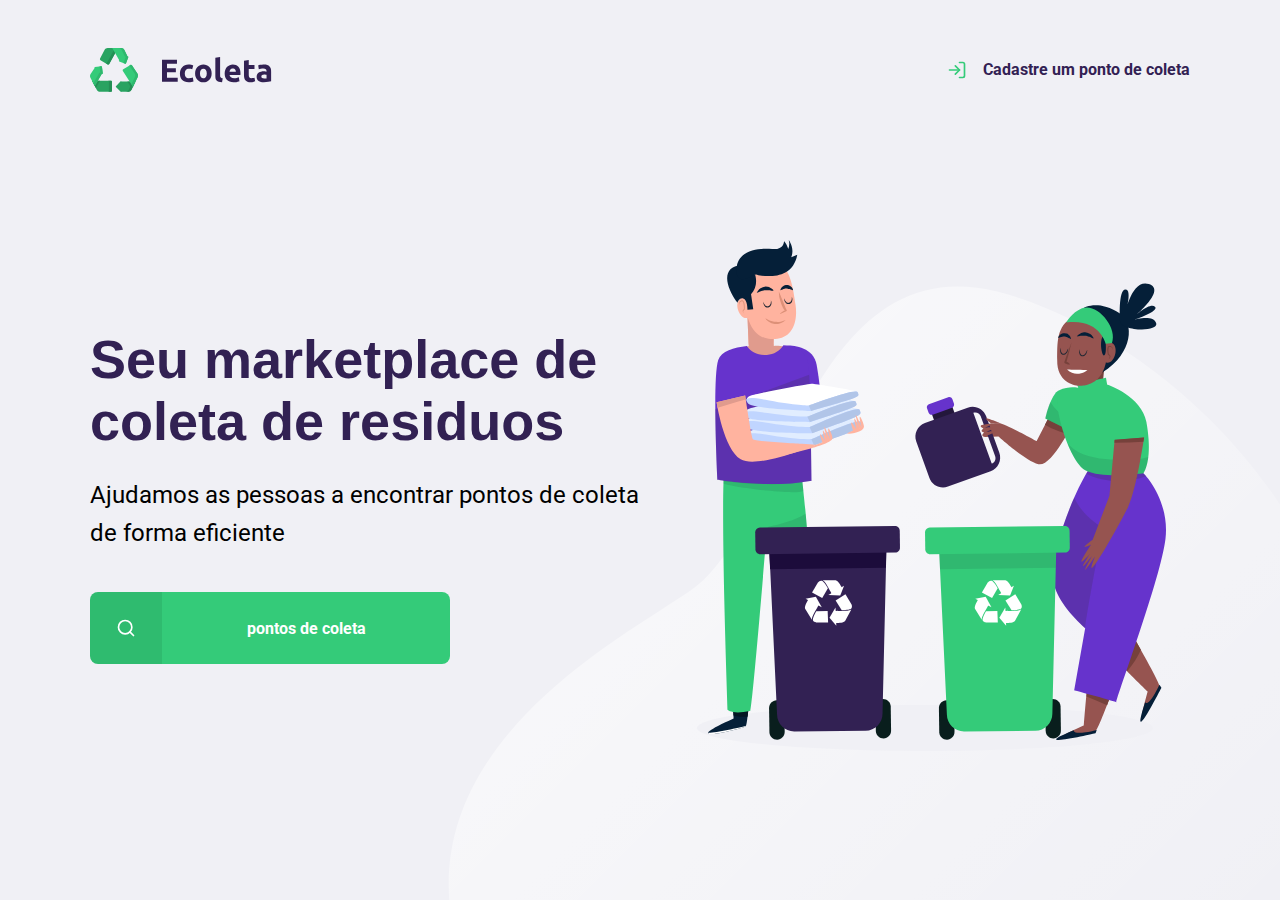
<file: index.html>
<!DOCTYPE html>
<html lang="pt_br">

<head>
    <meta charset="UTF-8">
    <meta name="viewport" content="width=device-width, initial-scale=1.0">
    <link href="https://fonts.googleapis.com/css2?family=Roboto&family=Ubuntu:wght@700&&display=swap" rel="stylesheet">
    <title>Document</title>
    <link rel="stylesheet" href="/styles/main.css">
    <link rel="stylesheet" href="/styles/home.css">
    <link rel="stylesheet" href="/styles/responsive.css">
</head>

<body>

    <div id="page-home">

        <div class="content">
            <header>
                <img src="/img/icones/logo.svg" alt="logo">
                <a href="https://www.google.com.br/">
                    <span> </span>
                    Cadastre um ponto de coleta </a>
            </header>

            <main>

                <h1>Seu marketplace de coleta de residuos </h1>

                <p>
                    Ajudamos as pessoas a encontrar pontos de coleta de forma eficiente
                </p>
                <a href="#"><span></span><strong>pontos de coleta</a></strong>


            </main>

        </div>

    </div>





</body>

</html>
</file>
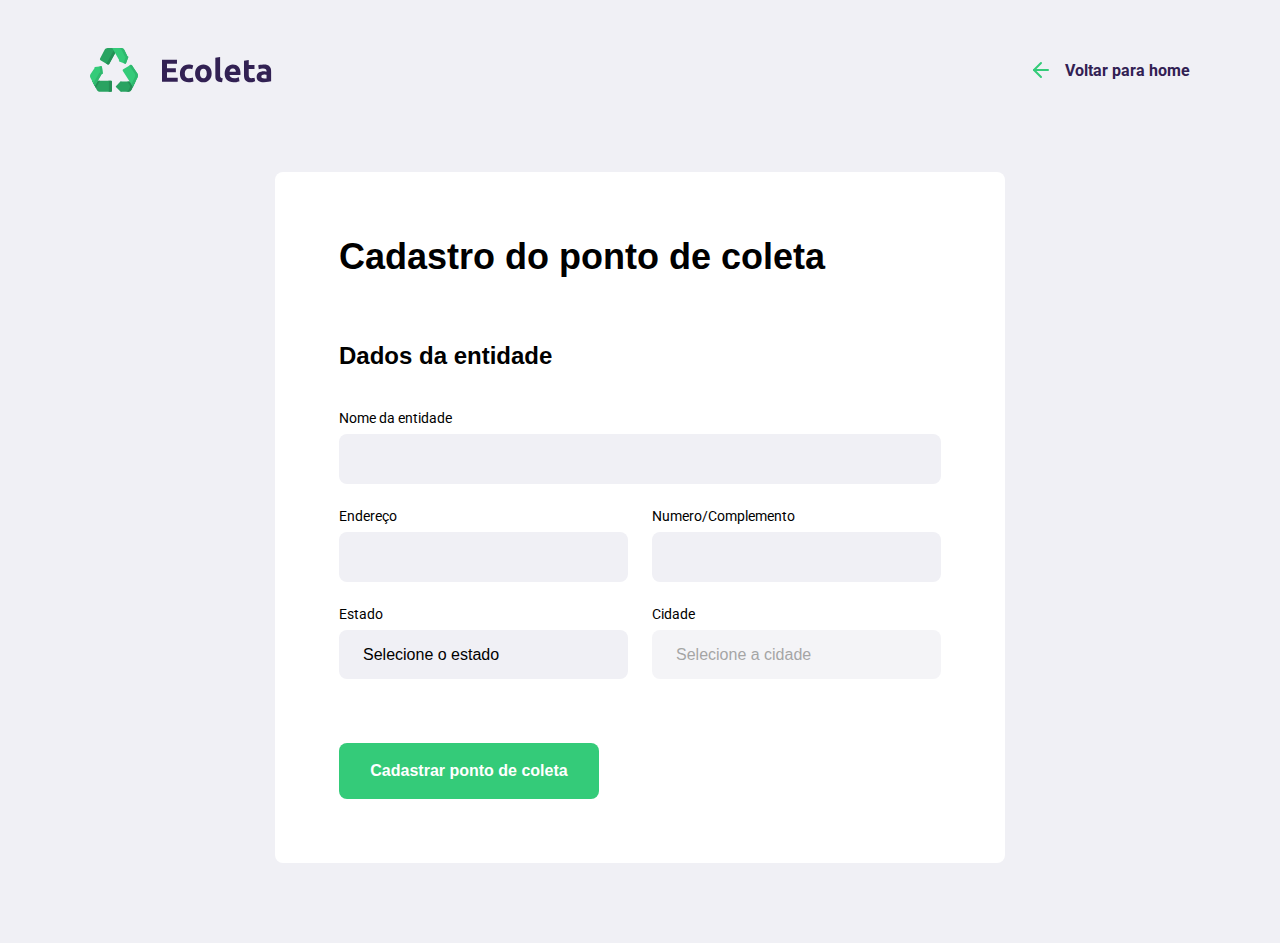
<file: create-point.html>
<!DOCTYPE html>
<html lang="pt_br">

<head>
    <meta charset="UTF-8">
    <meta name="viewport" content="width=device-width, initial-scale=1.0">
    <link href="https://fonts.googleapis.com/css2?family=Roboto&family=Ubuntu:wght@700&&display=swap" rel="stylesheet">
    <title>Criar um ponto de coleta</title>
    <link rel="stylesheet" href="/styles/main.css">
    <link rel="stylesheet" href="/styles/create-point.css">
    <link rel="stylesheet" href="/styles/responsive.css">
</head>

<body>

    <div id="page-create-point">


        <header>
            <img src="/img/icones/logo.svg" alt="logo">
            <a href="https://www.google.com.br/">
                <span> </span>
                Voltar para home </a>
        </header>

        <form>
            <h1>Cadastro do ponto de coleta</h1>
            <!-- Fielset funciona como uma div, vai servir pra separar melhor e com mais semantica os proximos itens-->
            <fieldset>
                <legend>
                    <h2>Dados da entidade</h2>
                </legend>

                <div class="field">
                    <label for="name">Nome da entidade</label>
                    <input type="text" name="name">

                </div>
                <!-- criar div rapidamente com ".nomedadiv" e multiplas divs com ".nomedadiv*qntd"-->
                <div class="field-group">
                    <div class="field">
                        <!--criar junção de dois elementos ex: "label+input"  resultado -> <label for=""></label><input type="text"> -->
                        <label for="address">Endereço</label>
                        <input type="text" name="address">
                    </div>
                    <div class="field">
                        <label for="address2">Numero/Complemento</label>
                        <input type="text" name="address2">
                    </div>

                </div>


                <div class="field-group">

                    <div class="field">
                        <label for="state">Estado</label>
                        <select name="uf">
                            <option value="">Selecione o estado</option>
                            
                        </select>

                        <input type="hidden" name="state">
                    </div>

                    <div class="field">
                        <label for="city">Cidade</label>
                        <select name="city" disabled>
                            <option value="">Selecione a cidade </option>
                        </select>
                    </div>

                </div>



            <button type="submit"> Cadastrar ponto de coleta</button>

        </form>




    </div>


   <script src="./scripts/create-point.js"></script>


</body>

</html>
</file>
<file: styles/main.css>
:root{
       --title-color: #322153;
       --primary-color: #34cb79;
}

h1, h2, h3, h4, h5 {
    --title-color: #322153;
    font-family: 'Unbuntu', sans-serif;
}

* {
    margin:0;
    padding: 0;
    /* muda o parametro de preenchimento da caixa*/
    box-sizing: border-box;

}
html{
    font-family: Roboto, sans-serif;
}

body{
    background: #f0f0f5;
    -webkit-font-smoothing: antialiased; 
}

a{
    text-decoration: none;
}
</file>
<file: styles/home.css>
#page-home{
    height: 100vh;
    width: auto;
    background: url("../img/icones/home-background.svg") no-repeat;
    background-position: 35vw bottom;
}

#page-home .content{
    width: 90%;
    max-width: 1100px;
    margin: 0 auto;
    height: 100%;

    display: flex;
    flex-direction: column;
}
#page-home header{
    margin-top:48px;
    display: flex;
    align-items: center;
    justify-content: space-between;
}
#page-home header a {
    
    display: flex;
    color: var(--title-color);
    font-weight: 700;
   

}
#page-home header a span{
    margin-right: 16px;
    display:flex;
    
    background-image: url(/img/icones/log-in.svg);
    
    width: 20px;
    height: 20px;
}

#page-home main{

    max-width: 560px;
    flex: 1;
    display: flex;
    flex-direction: column;
    justify-content: center;

}

#page-home main h1{

    font-size:54px ;
    color: var(--title-color);
    
}

#page-home main p{

    font-size: 24px;
    line-height: 38px;
    margin-top:24px;
}

#page-home main a{
    width: 100%;
    max-width: 360px;
    height: 72px;

    border-radius: 8px;

    display: flex;
    align-items: center;

    margin-top: 40px;

    background: var(--primary-color);

    transition: 400ms;


    color: white;
}

#page-home main a:hover{
    background-color: #2fb82e;
}

#page-home main a span{

    width: 72px;
    height: 72px;

    border-top-left-radius: 8px;
    border-bottom-left-radius: 8px;

    background-color: rgba(0, 0, 0, 0.08);
    
    display: flex;
    align-items: center;
    justify-content: center;

}

#page-home main a span::after{
    content:"";
    background-image: url("../img/icones/search.svg");

    width: 20px;
    height: 20px;

}

#page-home main a strong {
    flex:1;
    text-align: center;
}
</file>
<file: styles/responsive.css>
@media (max-width: 900px ) {
    #page-home{
        background-position-x: 70vw;
    }

    #page-home content {

        align-items: center;
        text-align: center;
    }

    #page-home header a {

        position: absolute;
        bottom:48px;
        left: 50%;
        
    }
}

@media (min-width: 1700px){
     #page-home{
        background-position-x: 40vw;
    }

}

@media(max-height:760px){
    #page-home{
        background-position-y: 200px;
    }

}
</file>
<file: styles/create-point.css>
#page-create-point {
    width: 90%;
    max-width: 1100px;

    /*alinhamento de caixa pelo lado de fora da caixa */
    margin: 0 auto;
}

#page-create-point header {
    margin-top: 48px;
    display: flex;
    justify-content: space-between;
    align-items: center;
}

#page-create-point header a {
    color: var(--title-color);
    font-weight: bold;

    display: flex;
    align-items: center;

}

#page-create-point header a span {
    margin-right: 16px;
    background-image: url('../img/icones/arrow-left.svg');

    display: flex;

    width: 20px;
    height: 24px;
}

form {
    background-color: white;
   
    margin: 80px auto;
 /* preenchimento */
    padding:64px;

    border-radius: 8px;

    max-width: 730px;
  
}



form h1{
    font-size: 36px;
}
form fieldset{
    margin-top: 64px;
    border: 0;
}

form legend{
    margin-bottom: 40px ;
}

form legend h2{
    font-size: 24px;
}

form .field{
    display: flex;
    flex-direction: column;

    margin-bottom: 24px;
    flex:1;
}

form .field-group{
    display: flex;

}

form input,
form select{
    background-color: #f0f0f5;

    border:0;
    padding: 16px 24px;

    font-size: 16px;

    border-radius: 8px;

    /*outline: none;*/
    
}

form select{
    -webkit-appearance: none;
    -moz-appearance: none;
    appearance: none;

}

form label{
    font-size: 14px;
    margin-bottom: 8px;
}

form .field-group .field + .field{
    margin-left: 24px;

}

form button{
    width: 260px;
    height: 56px;

    background-color: var(--primary-color) ;
    border-radius: 8px;

    color:white;
    font-weight: bold;
    font-size: 16px;
    border:0;
    outline: none;

    margin-top: 40px;

    transition: background-color 400ms;

}

form button:hover{
    background-color: #178149;
}
</file>
